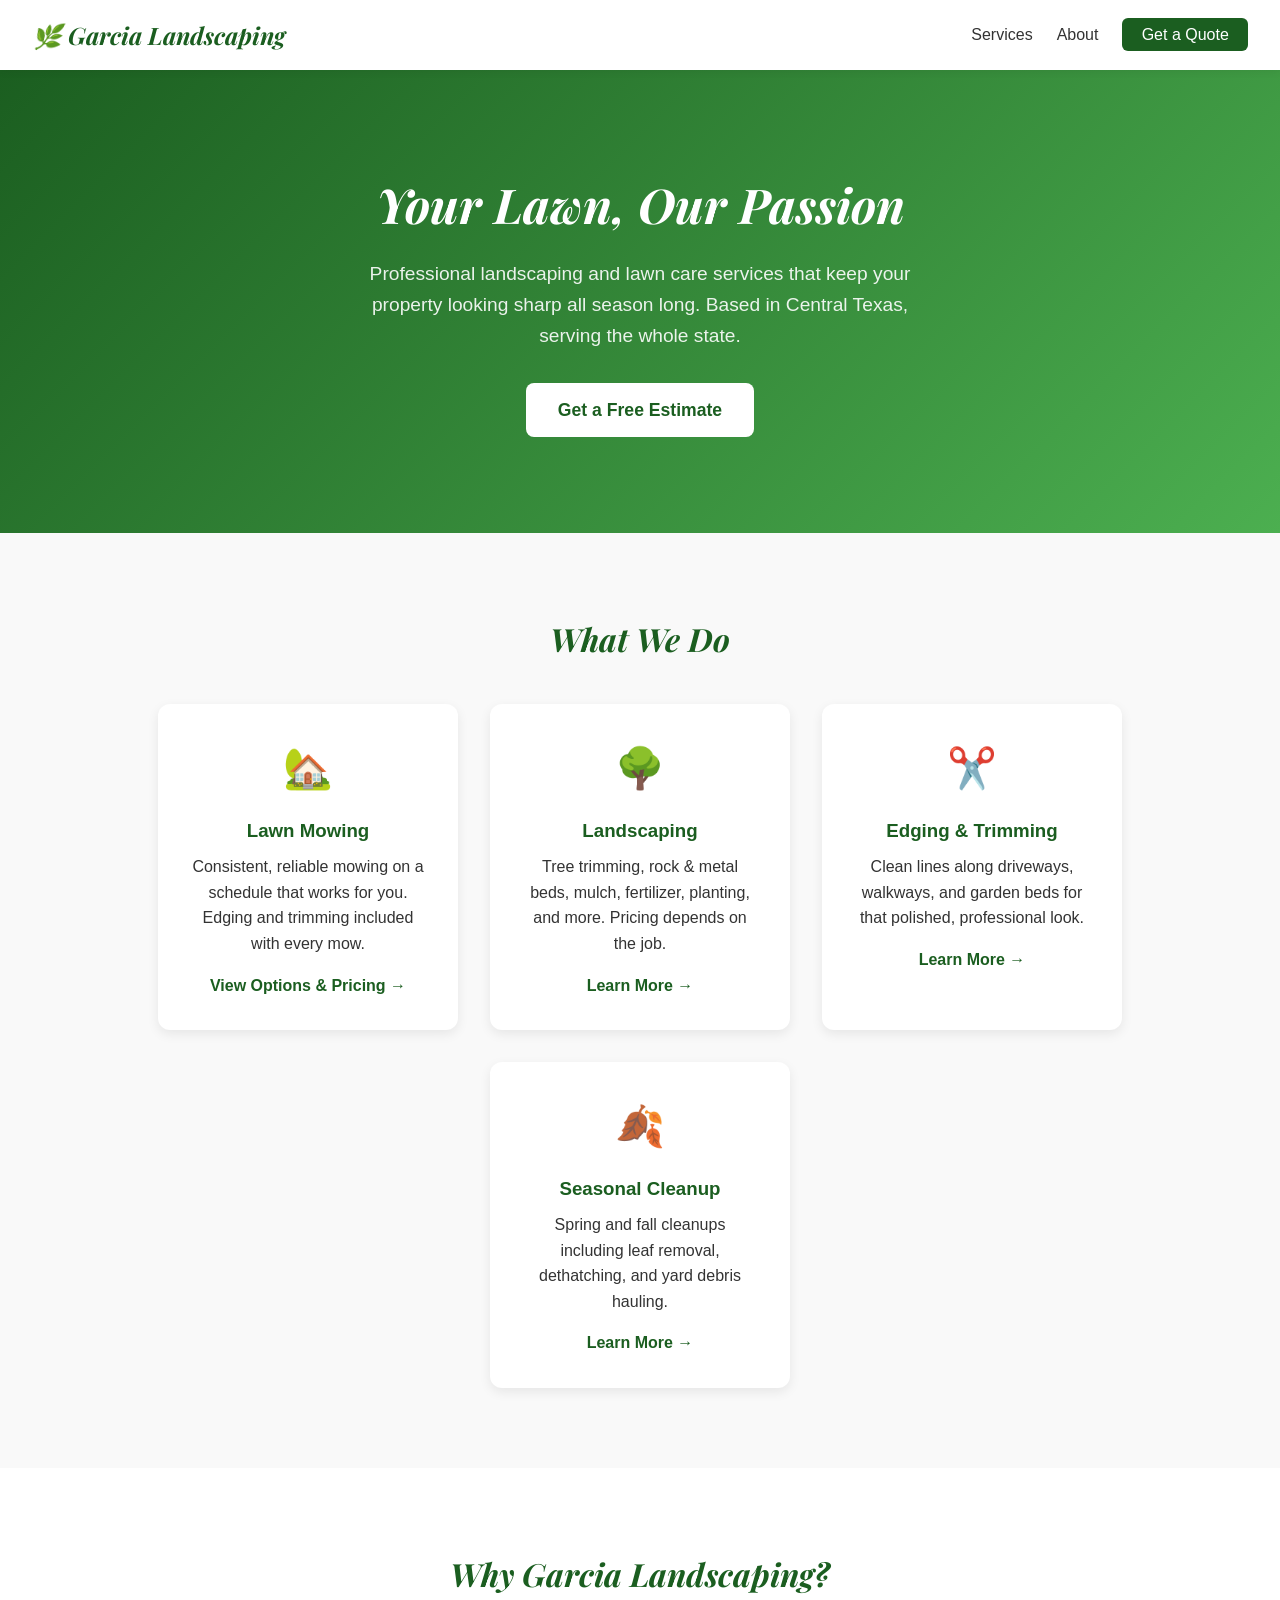
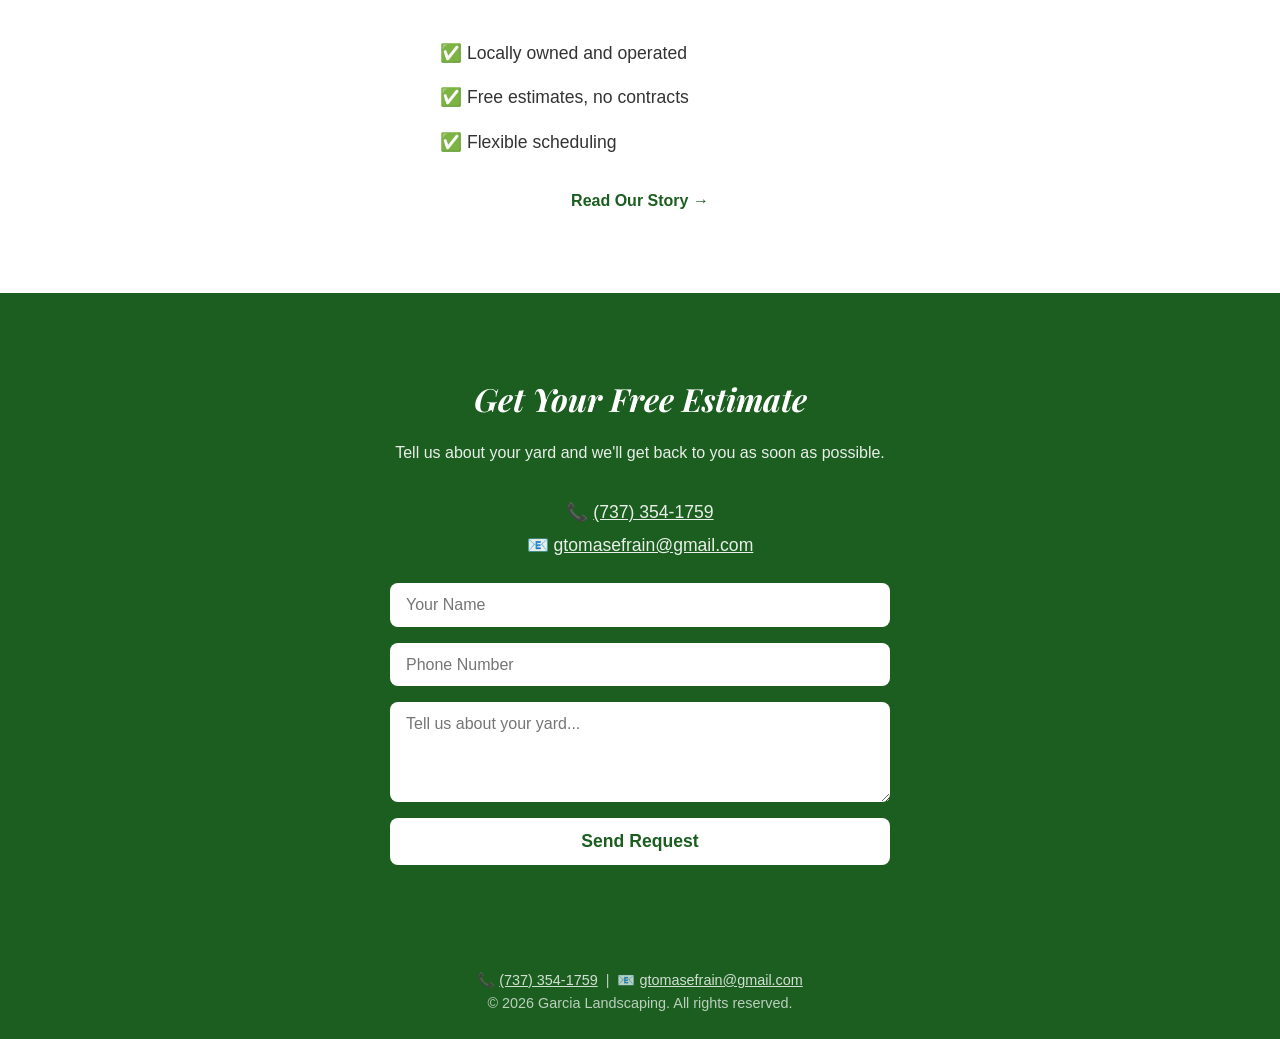
<file: index.html>
<!DOCTYPE html>
<html lang="en">
<head>
  <meta charset="UTF-8">
  <meta name="viewport" content="width=device-width, initial-scale=1.0">
  <title>Garcia Landscaping</title>
  <link rel="stylesheet" href="styles.css">
  <link href="https://fonts.googleapis.com/css2?family=Playfair+Display:ital,wght@0,400;0,700;1,400&display=swap" rel="stylesheet">
</head>
<body>
  <header>
    <nav>
      <div class="logo">🌿 Garcia Landscaping</div>
      <ul>
        <li><a href="services.html">Services</a></li>
        <li><a href="about.html">About</a></li>
        <li><a href="#contact" class="btn-nav">Get a Quote</a></li>
      </ul>
    </nav>
  </header>

  <section class="hero">
    <div class="hero-content">
      <h1>Your Lawn, Our Passion</h1>
      <p>Professional landscaping and lawn care services that keep your property looking sharp all season long. Based in Central Texas, serving the whole state.</p>
      <a href="#contact" class="btn">Get a Free Estimate</a>
    </div>
  </section>

  <section id="services" class="services">
    <h2>What We Do</h2>
    <div class="cards">
      <div class="card">
        <span class="icon">🏡</span>
        <h3>Lawn Mowing</h3>
        <p>Consistent, reliable mowing on a schedule that works for you. Edging and trimming included with every mow.</p>
        <a href="services.html#mowing" class="card-link">View Options &amp; Pricing →</a>
      </div>
      <div class="card">
        <span class="icon">🌳</span>
        <h3>Landscaping</h3>
        <p>Tree trimming, rock &amp; metal beds, mulch, fertilizer, planting, and more. Pricing depends on the job.</p>
        <a href="services.html#landscaping" class="card-link">Learn More →</a>
      </div>
      <div class="card">
        <span class="icon">✂️</span>
        <h3>Edging &amp; Trimming</h3>
        <p>Clean lines along driveways, walkways, and garden beds for that polished, professional look.</p>
        <a href="services.html#edging" class="card-link">Learn More →</a>
      </div>
      <div class="card">
        <span class="icon">🍂</span>
        <h3>Seasonal Cleanup</h3>
        <p>Spring and fall cleanups including leaf removal, dethatching, and yard debris hauling.</p>
        <a href="services.html#seasonal" class="card-link">Learn More →</a>
      </div>
    </div>
  </section>

  <section id="about" class="about">
    <h2>Why Garcia Landscaping?</h2>
    <ul class="features">
      <li>✅ Locally owned and operated</li>
      <li>✅ Free estimates, no contracts</li>
      <li>✅ Flexible scheduling</li>
    </ul>
    <a href="about.html" class="card-link" style="display:inline-block; margin-top:1.5rem; color:#1b5e20;">Read Our Story →</a>
  </section>

  <section id="contact" class="contact">
    <h2>Get Your Free Estimate</h2>
    <p>Tell us about your yard and we'll get back to you as soon as possible.</p>
    <div class="contact-info">
      <p>📞 <a href="tel:+17373541759" style="color:#fff;">(737) 354-1759</a></p>
      <p>📧 <a href="mailto:gtomasefrain@gmail.com" style="color:#fff;">gtomasefrain@gmail.com</a></p>
    </div>
    <form id="contact-form" action="https://formspree.io/f/xkoqypab" method="POST">
      <label for="name" class="sr-only">Your Name</label>
      <input type="text" id="name" name="name" placeholder="Your Name" required>
      <label for="phone" class="sr-only">Phone Number</label>
      <input type="tel" id="phone" name="phone" placeholder="Phone Number" required>
      <label for="message" class="sr-only">Tell us about your yard</label>
      <textarea id="message" name="message" placeholder="Tell us about your yard..." required></textarea>
      <button type="submit">Send Request</button>
    </form>
    <div id="form-success" style="display:none;">
      <span style="font-size:3rem;">✅</span>
      <p style="font-size:1.3rem; margin-top:1rem;">Form submitted! We'll get back to you as soon as possible.</p>
    </div>
    <script>
      const form = document.getElementById('contact-form');
      const success = document.getElementById('form-success');
      form.addEventListener('submit', function(e) {
        e.preventDefault();
        fetch(form.action, {
          method: 'POST',
          body: new FormData(form),
          headers: { 'Accept': 'application/json' }
        }).then(function(response) {
          if (response.ok) {
            form.style.display = 'none';
            success.style.display = 'block';
            form.reset();
          } else {
            alert('Oops! Something went wrong. Please try again.');
          }
        }).catch(function() {
          alert('Oops! Something went wrong. Please try again.');
        });
      });
    </script>
  </section>

  <footer>
    <p>📞 <a href="tel:+17373541759" style="color:rgba(255,255,255,0.8);">(737) 354-1759</a> &nbsp;|&nbsp; 📧 <a href="mailto:gtomasefrain@gmail.com" style="color:rgba(255,255,255,0.8);">gtomasefrain@gmail.com</a></p>
    <p>&copy; 2026 Garcia Landscaping. All rights reserved.</p>
  </footer>
</body>
</html>
</file>
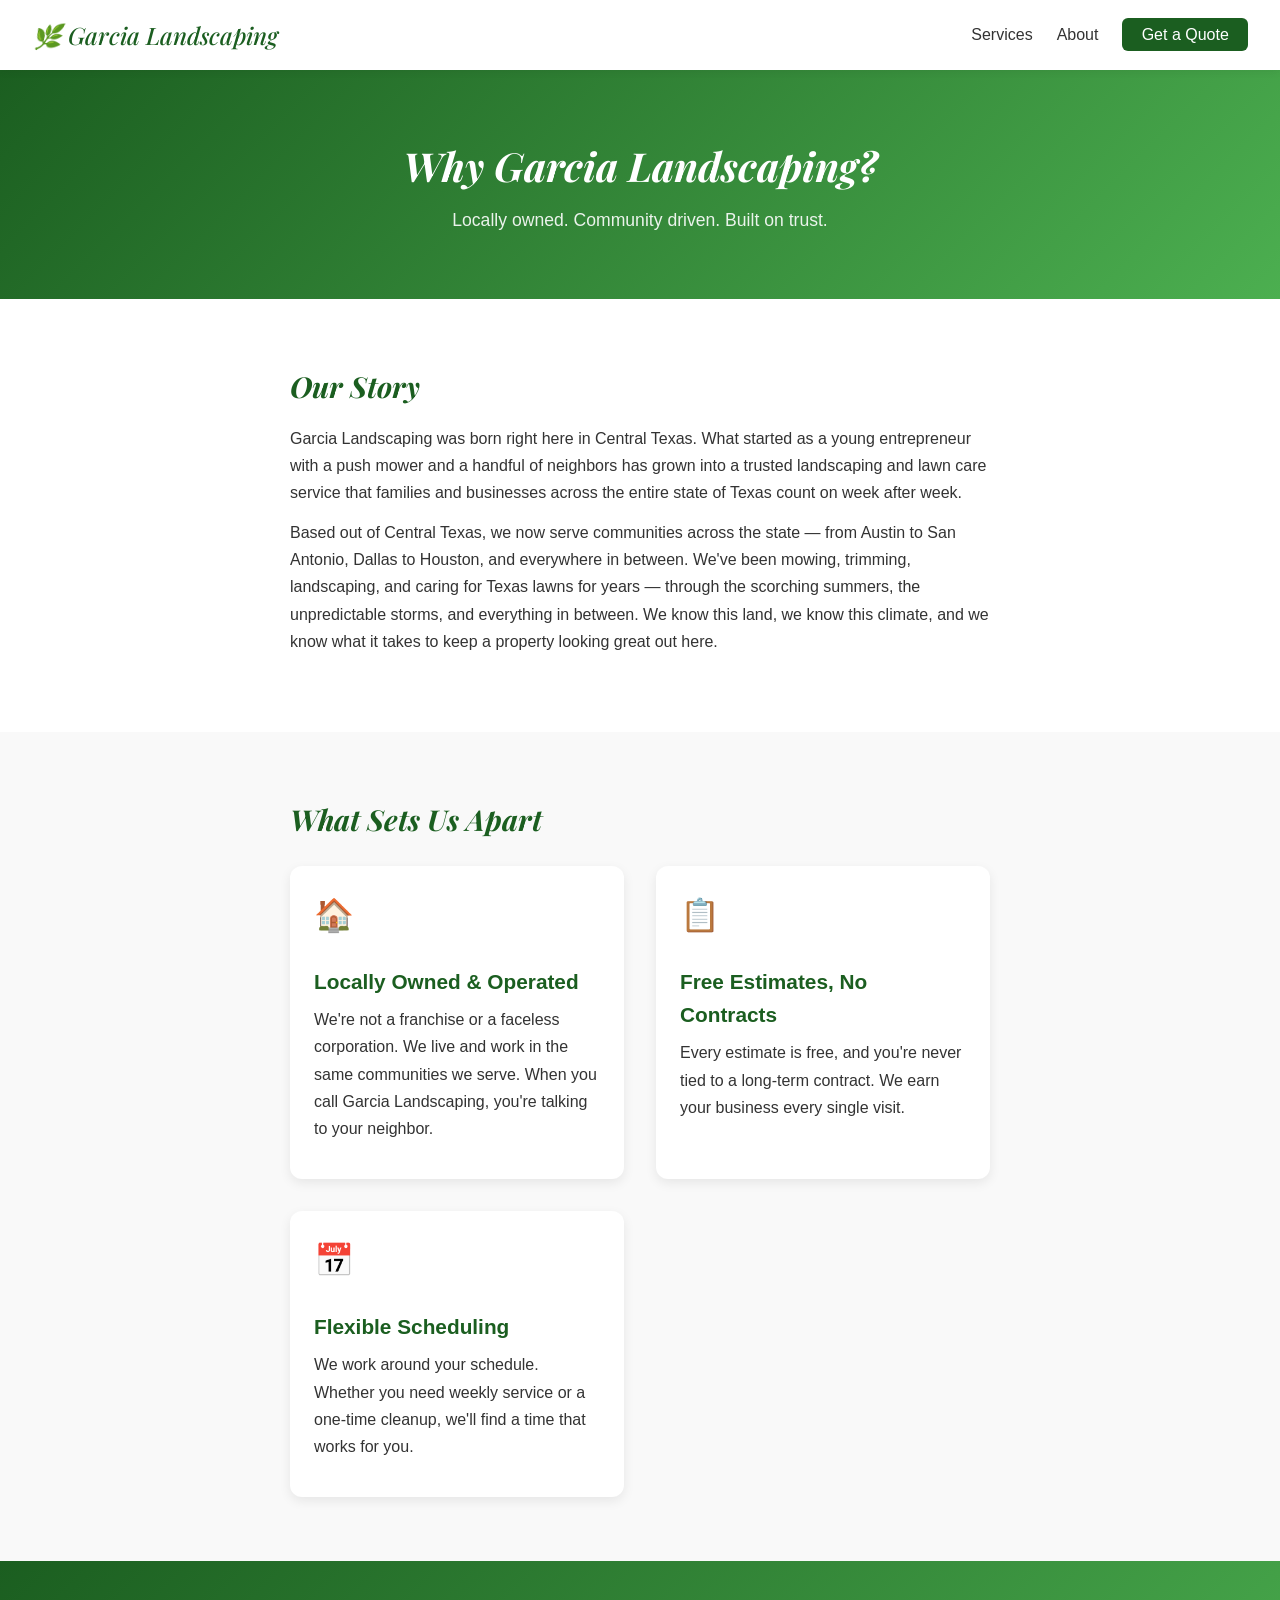
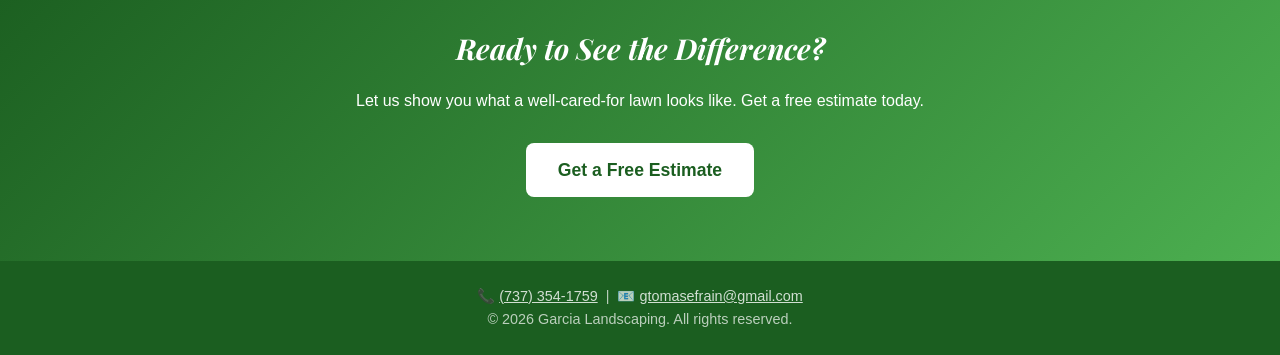
<file: about.html>
<!DOCTYPE html>
<html lang="en">
<head>
  <meta charset="UTF-8">
  <meta name="viewport" content="width=device-width, initial-scale=1.0">
  <title>About Us - Garcia Landscaping</title>
  <link rel="stylesheet" href="styles.css">
  <link href="https://fonts.googleapis.com/css2?family=Playfair+Display:ital,wght@0,400;0,700;1,400&display=swap" rel="stylesheet">
</head>
<body>
  <header>
    <nav>
      <div class="logo"><a href="index.html" style="text-decoration:none; color:#1b5e20;">🌿 Garcia Landscaping</a></div>
      <ul>
        <li><a href="services.html">Services</a></li>
        <li><a href="about.html">About</a></li>
        <li><a href="index.html#contact" class="btn-nav">Get a Quote</a></li>
      </ul>
    </nav>
  </header>

  <section class="page-hero">
    <h1>Why Garcia Landscaping?</h1>
    <p>Locally owned. Community driven. Built on trust.</p>
  </section>

  <section class="about-story">
    <div class="detail-content">
      <h2>Our Story</h2>
      <p>Garcia Landscaping was born right here in Central Texas. What started as a young entrepreneur with a push mower and a handful of neighbors has grown into a trusted landscaping and lawn care service that families and businesses across the entire state of Texas count on week after week.</p>
      <p>Based out of Central Texas, we now serve communities across the state — from Austin to San Antonio, Dallas to Houston, and everywhere in between. We've been mowing, trimming, landscaping, and caring for Texas lawns for years — through the scorching summers, the unpredictable storms, and everything in between. We know this land, we know this climate, and we know what it takes to keep a property looking great out here.</p>
    </div>
  </section>

  <section class="about-values alt-bg">
    <div class="detail-content">
      <h2>What Sets Us Apart</h2>
      <div class="value-grid">
        <div class="value-item">
          <span class="icon">🏠</span>
          <h3>Locally Owned &amp; Operated</h3>
          <p>We're not a franchise or a faceless corporation. We live and work in the same communities we serve. When you call Garcia Landscaping, you're talking to your neighbor.</p>
        </div>
        <div class="value-item">
          <span class="icon">📋</span>
          <h3>Free Estimates, No Contracts</h3>
          <p>Every estimate is free, and you're never tied to a long-term contract. We earn your business every single visit.</p>
        </div>
        <div class="value-item">
          <span class="icon">📅</span>
          <h3>Flexible Scheduling</h3>
          <p>We work around your schedule. Whether you need weekly service or a one-time cleanup, we'll find a time that works for you.</p>
        </div>
      </div>
    </div>
  </section>

  <section class="about-cta">
    <div class="detail-content" style="text-align:center;">
      <h2>Ready to See the Difference?</h2>
      <p>Let us show you what a well-cared-for lawn looks like. Get a free estimate today.</p>
      <a href="index.html#contact" class="btn" style="margin-top:1rem;">Get a Free Estimate</a>
    </div>
  </section>

  <footer>
    <p>📞 <a href="tel:+17373541759" style="color:rgba(255,255,255,0.8);">(737) 354-1759</a> &nbsp;|&nbsp; 📧 <a href="mailto:gtomasefrain@gmail.com" style="color:rgba(255,255,255,0.8);">gtomasefrain@gmail.com</a></p>
    <p>&copy; 2026 Garcia Landscaping. All rights reserved.</p>
  </footer>
</body>
</html>
</file>
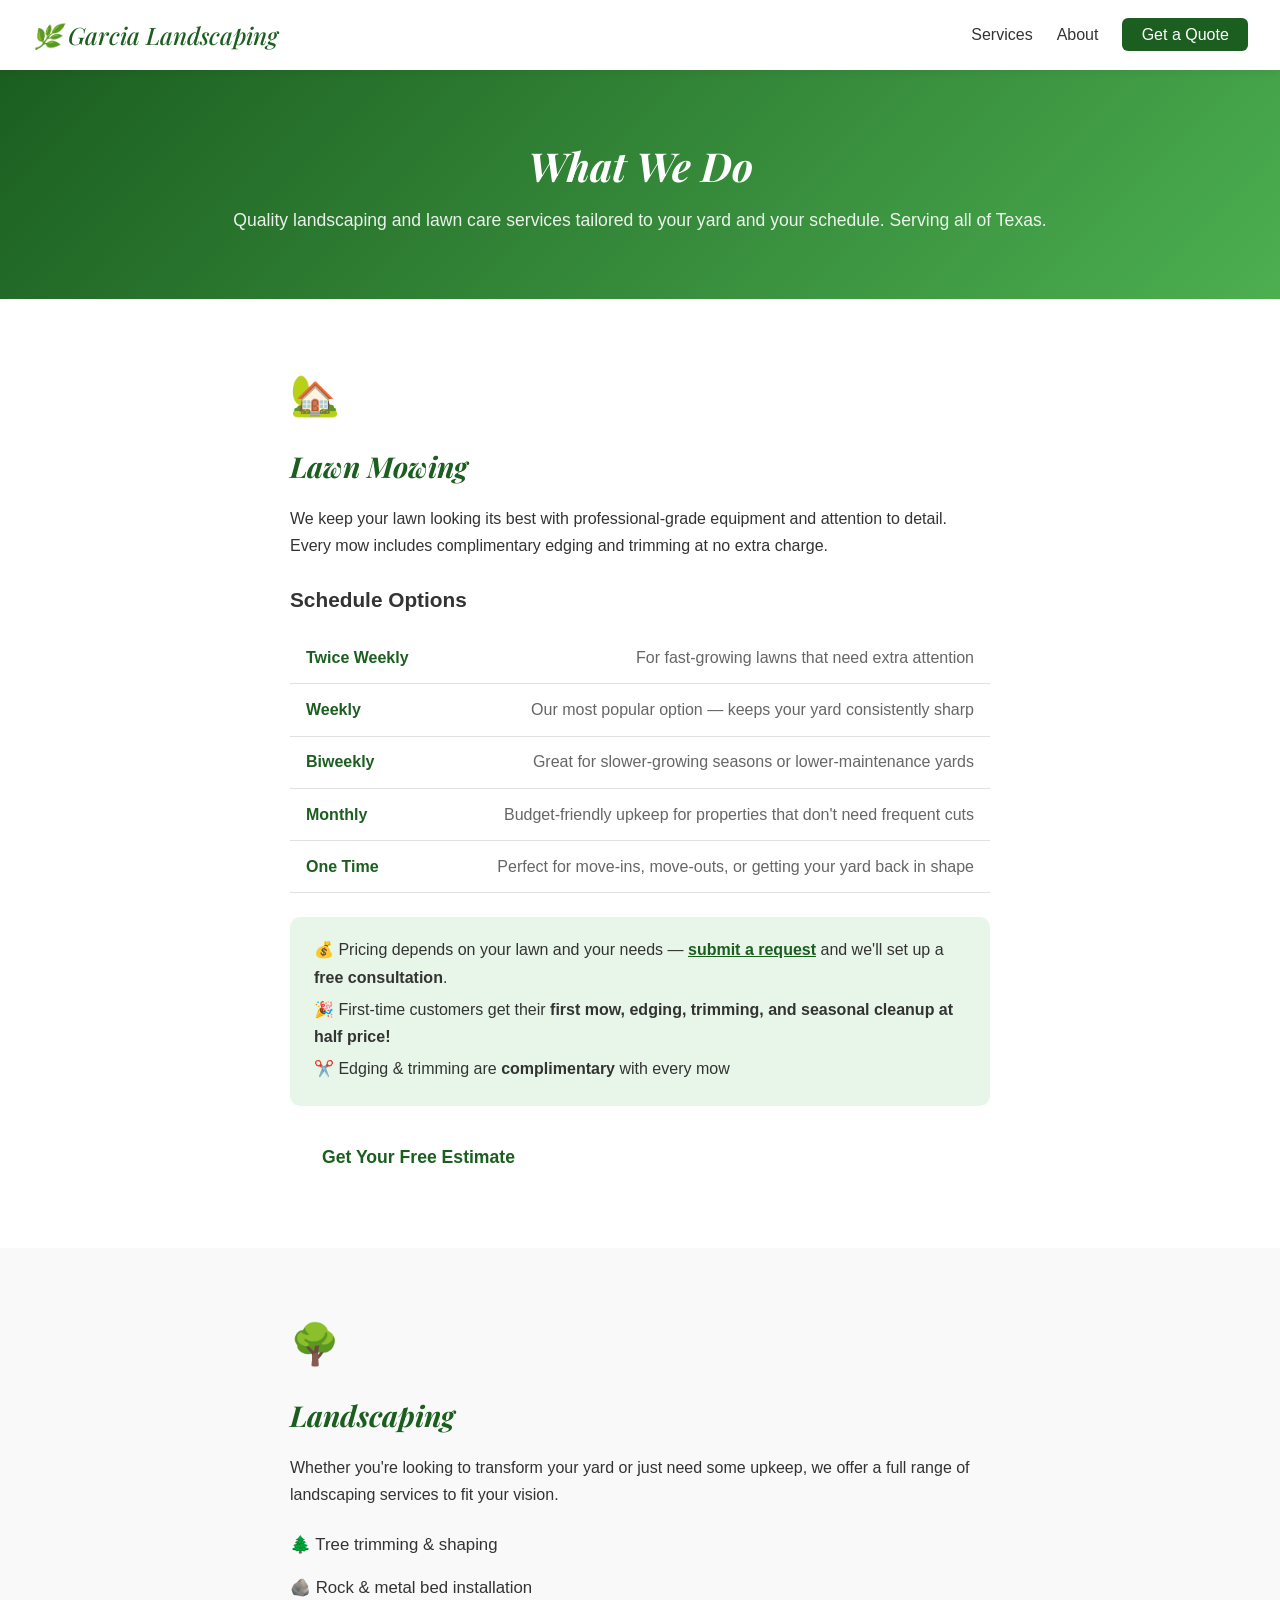
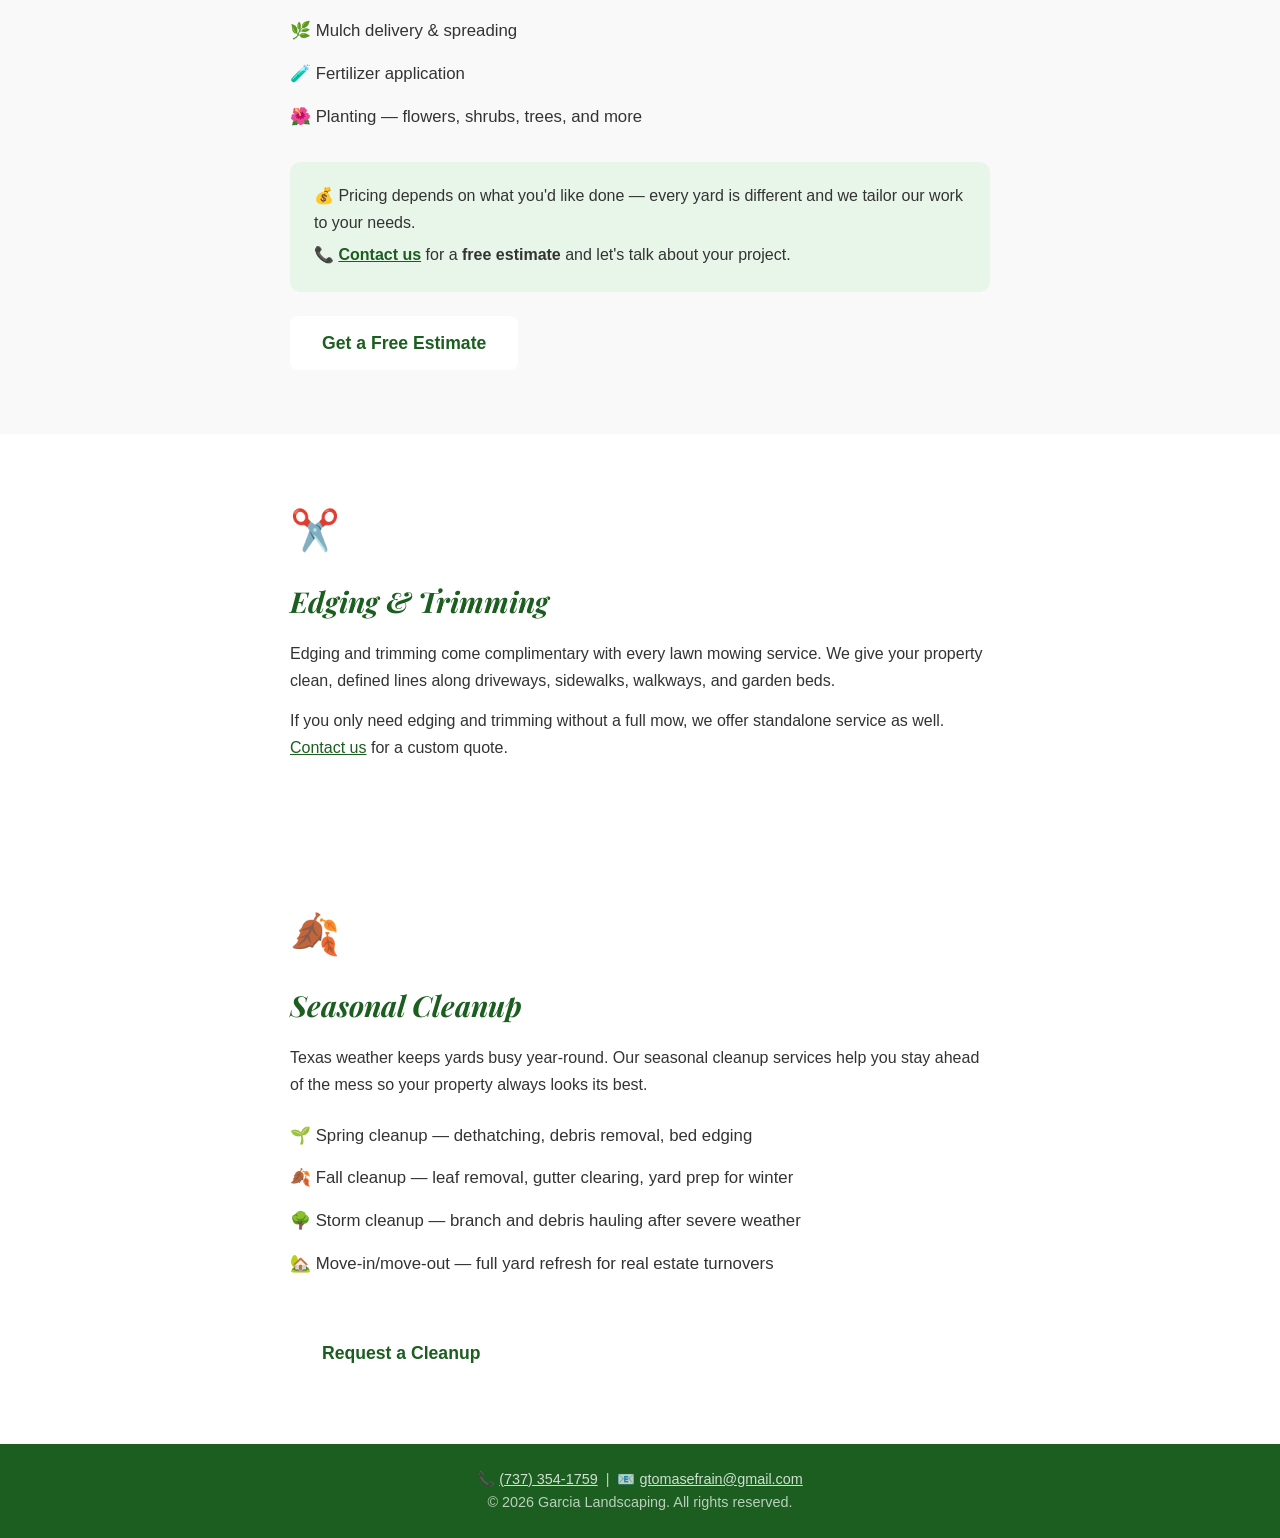
<file: services.html>
<!DOCTYPE html>
<html lang="en">
<head>
  <meta charset="UTF-8">
  <meta name="viewport" content="width=device-width, initial-scale=1.0">
  <title>Our Services - Garcia Landscaping</title>
  <link rel="stylesheet" href="styles.css">
  <link href="https://fonts.googleapis.com/css2?family=Playfair+Display:ital,wght@0,400;0,700;1,400&display=swap" rel="stylesheet">
</head>
<body>
  <header>
    <nav>
      <div class="logo"><a href="index.html" style="text-decoration:none; color:#1b5e20;">🌿 Garcia Landscaping</a></div>
      <ul>
        <li><a href="services.html">Services</a></li>
        <li><a href="about.html">About</a></li>
        <li><a href="index.html#contact" class="btn-nav">Get a Quote</a></li>
      </ul>
    </nav>
  </header>

  <section class="page-hero">
    <h1>What We Do</h1>
    <p>Quality landscaping and lawn care services tailored to your yard and your schedule. Serving all of Texas.</p>
  </section>

  <section id="mowing" class="service-detail">
    <div class="detail-content">
      <span class="icon">🏡</span>
      <h2>Lawn Mowing</h2>
      <p>We keep your lawn looking its best with professional-grade equipment and attention to detail. Every mow includes complimentary edging and trimming at no extra charge.</p>

      <h3>Schedule Options</h3>
      <div class="pricing-table">
        <div class="pricing-row">
          <span class="option">Twice Weekly</span>
          <span class="detail">For fast-growing lawns that need extra attention</span>
        </div>
        <div class="pricing-row">
          <span class="option">Weekly</span>
          <span class="detail">Our most popular option — keeps your yard consistently sharp</span>
        </div>
        <div class="pricing-row">
          <span class="option">Biweekly</span>
          <span class="detail">Great for slower-growing seasons or lower-maintenance yards</span>
        </div>
        <div class="pricing-row">
          <span class="option">Monthly</span>
          <span class="detail">Budget-friendly upkeep for properties that don't need frequent cuts</span>
        </div>
        <div class="pricing-row">
          <span class="option">One Time</span>
          <span class="detail">Perfect for move-ins, move-outs, or getting your yard back in shape</span>
        </div>
      </div>

      <div class="pricing-note">
        <p>💰 Pricing depends on your lawn and your needs — <a href="index.html#contact" style="color:#1b5e20; font-weight:700;">submit a request</a> and we'll set up a <strong>free consultation</strong>.</p>
        <p>🎉 First-time customers get their <strong>first mow, edging, trimming, and seasonal cleanup at half price!</strong></p>
        <p>✂️ Edging &amp; trimming are <strong>complimentary</strong> with every mow</p>
      </div>

      <a href="index.html#contact" class="btn" style="margin-top:1.5rem;">Get Your Free Estimate</a>
    </div>
  </section>

  <section id="landscaping" class="service-detail alt-bg">
    <div class="detail-content">
      <span class="icon">🌳</span>
      <h2>Landscaping</h2>
      <p>Whether you're looking to transform your yard or just need some upkeep, we offer a full range of landscaping services to fit your vision.</p>

      <ul class="service-list">
        <li>🌲 Tree trimming &amp; shaping</li>
        <li>🪨 Rock &amp; metal bed installation</li>
        <li>🌿 Mulch delivery &amp; spreading</li>
        <li>🧪 Fertilizer application</li>
        <li>🌺 Planting — flowers, shrubs, trees, and more</li>
      </ul>

      <div class="pricing-note">
        <p>💰 Pricing depends on what you'd like done — every yard is different and we tailor our work to your needs.</p>
        <p>📞 <a href="index.html#contact" style="color:#1b5e20; font-weight:700;">Contact us</a> for a <strong>free estimate</strong> and let's talk about your project.</p>
      </div>

      <a href="index.html#contact" class="btn" style="margin-top:1.5rem;">Get a Free Estimate</a>
    </div>
  </section>

  <section id="edging" class="service-detail">
    <div class="detail-content">
      <span class="icon">✂️</span>
      <h2>Edging &amp; Trimming</h2>
      <p>Edging and trimming come complimentary with every lawn mowing service. We give your property clean, defined lines along driveways, sidewalks, walkways, and garden beds.</p>
      <p>If you only need edging and trimming without a full mow, we offer standalone service as well. <a href="index.html#contact" style="color:#1b5e20;">Contact us</a> for a custom quote.</p>
    </div>
  </section>

  <section id="seasonal" class="service-detail">
    <div class="detail-content">
      <span class="icon">🍂</span>
      <h2>Seasonal Cleanup</h2>
      <p>Texas weather keeps yards busy year-round. Our seasonal cleanup services help you stay ahead of the mess so your property always looks its best.</p>
      <ul class="service-list">
        <li>🌱 Spring cleanup — dethatching, debris removal, bed edging</li>
        <li>🍂 Fall cleanup — leaf removal, gutter clearing, yard prep for winter</li>
        <li>🌳 Storm cleanup — branch and debris hauling after severe weather</li>
        <li>🏡 Move-in/move-out — full yard refresh for real estate turnovers</li>
      </ul>
      <a href="index.html#contact" class="btn" style="margin-top:1.5rem;">Request a Cleanup</a>
    </div>
  </section>

  <footer>
    <p>📞 <a href="tel:+17373541759" style="color:rgba(255,255,255,0.8);">(737) 354-1759</a> &nbsp;|&nbsp; 📧 <a href="mailto:gtomasefrain@gmail.com" style="color:rgba(255,255,255,0.8);">gtomasefrain@gmail.com</a></p>
    <p>&copy; 2026 Garcia Landscaping. All rights reserved.</p>
  </footer>
</body>
</html>
</file>
<file: styles.css>
* {
  margin: 0;
  padding: 0;
  box-sizing: border-box;
}

body {
  font-family: -apple-system, BlinkMacSystemFont, "Segoe UI", Roboto, sans-serif;
  color: #333;
  line-height: 1.6;
}

/* Nav */
nav {
  display: flex;
  justify-content: space-between;
  align-items: center;
  padding: 1rem 2rem;
  background: #fff;
  box-shadow: 0 2px 8px rgba(0,0,0,0.06);
  position: sticky;
  top: 0;
  z-index: 10;
}

.logo {
  font-family: 'Playfair Display', serif;
  font-size: 1.5rem;
  font-weight: 700;
  font-style: italic;
  color: #1b5e20;
}

nav ul {
  list-style: none;
  display: flex;
  gap: 1.5rem;
  align-items: center;
}

nav a {
  text-decoration: none;
  color: #333;
  font-weight: 500;
}

.btn-nav {
  background: #1b5e20;
  color: #fff !important;
  padding: 0.5rem 1.2rem;
  border-radius: 6px;
}

/* Hero */
.hero {
  background: linear-gradient(135deg, #1b5e20, #4caf50);
  color: #fff;
  padding: 6rem 2rem;
  text-align: center;
}

.hero h1 {
  font-family: 'Playfair Display', serif;
  font-style: italic;
  font-size: 3rem;
  margin-bottom: 1rem;
}

.hero p {
  font-size: 1.2rem;
  max-width: 600px;
  margin: 0 auto 2rem;
  opacity: 0.9;
}

.btn {
  display: inline-block;
  background: #fff;
  color: #1b5e20;
  padding: 0.8rem 2rem;
  border-radius: 8px;
  text-decoration: none;
  font-weight: 700;
  font-size: 1.1rem;
  transition: transform 0.2s;
}

.btn:hover {
  transform: translateY(-2px);
}


/* Services */
.services {
  padding: 5rem 2rem;
  text-align: center;
  background: #f9f9f9;
}

.services h2 {
  font-family: 'Playfair Display', serif;
  font-style: italic;
  font-size: 2rem;
  margin-bottom: 2.5rem;
  color: #1b5e20;
}

.cards {
  display: flex;
  gap: 2rem;
  justify-content: center;
  flex-wrap: wrap;
  max-width: 1000px;
  margin: 0 auto;
}

.card {
  background: #fff;
  padding: 2rem;
  border-radius: 12px;
  box-shadow: 0 4px 12px rgba(0,0,0,0.08);
  flex: 1 1 280px;
  max-width: 300px;
}

.card .icon {
  font-size: 2.5rem;
  display: block;
  margin-bottom: 1rem;
}

.card h3 {
  margin-bottom: 0.5rem;
  color: #1b5e20;
}

/* About */
.about {
  padding: 5rem 2rem;
  text-align: center;
}

.about h2 {
  font-family: 'Playfair Display', serif;
  font-style: italic;
  font-size: 2rem;
  margin-bottom: 2rem;
  color: #1b5e20;
}

.features {
  list-style: none;
  max-width: 400px;
  margin: 0 auto;
  text-align: left;
}

.features li {
  font-size: 1.1rem;
  padding: 0.5rem 0;
}

/* Contact */
.contact {
  padding: 5rem 2rem;
  background: #1b5e20;
  color: #fff;
  text-align: center;
}

.contact h2 {
  font-family: 'Playfair Display', serif;
  font-style: italic;
  font-size: 2rem;
  margin-bottom: 1rem;
}

.contact p {
  margin-bottom: 2rem;
  opacity: 0.9;
}

.contact form {
  max-width: 500px;
  margin: 0 auto;
  display: flex;
  flex-direction: column;
  gap: 1rem;
}

.contact input,
.contact textarea {
  padding: 0.8rem 1rem;
  border: none;
  border-radius: 8px;
  font-size: 1rem;
  font-family: inherit;
}

.contact textarea {
  resize: vertical;
  min-height: 100px;
}

.contact button {
  background: #fff;
  color: #1b5e20;
  border: none;
  padding: 0.8rem;
  border-radius: 8px;
  font-size: 1.1rem;
  font-weight: 700;
  cursor: pointer;
  transition: transform 0.2s;
}

.contact button:hover {
  transform: translateY(-2px);
}

.contact-info {
  margin: 1.5rem 0;
}

.contact-info p {
  margin: 0.3rem 0;
  font-size: 1.1rem;
}

/* Footer */
footer {
  text-align: center;
  padding: 1.5rem;
  background: #1b5e20;
  color: rgba(255,255,255,0.7);
  font-size: 0.9rem;
}

/* Card links */
.card-link {
  display: inline-block;
  margin-top: 1rem;
  color: #1b5e20;
  text-decoration: none;
  font-weight: 600;
}

.card-link:hover {
  text-decoration: underline;
}

/* Page hero (secondary pages) */
.page-hero {
  background: linear-gradient(135deg, #1b5e20, #4caf50);
  color: #fff;
  padding: 4rem 2rem;
  text-align: center;
}

.page-hero h1 {
  font-family: 'Playfair Display', serif;
  font-style: italic;
  font-size: 2.5rem;
  margin-bottom: 0.5rem;
}

.page-hero p {
  font-size: 1.1rem;
  opacity: 0.9;
}

/* Service detail sections */
.service-detail,
.about-story,
.about-values,
.about-cta {
  padding: 4rem 2rem;
}

.alt-bg {
  background: #f9f9f9;
}

.detail-content {
  max-width: 700px;
  margin: 0 auto;
}

.detail-content .icon {
  font-size: 2.5rem;
  display: block;
  margin-bottom: 1rem;
}

.detail-content h2 {
  font-family: 'Playfair Display', serif;
  font-style: italic;
  font-size: 1.8rem;
  color: #1b5e20;
  margin-bottom: 1rem;
}

.detail-content h3 {
  font-size: 1.3rem;
  color: #333;
  margin: 1.5rem 0 0.8rem;
}

.detail-content p {
  margin-bottom: 0.8rem;
  line-height: 1.7;
}

/* Pricing table */
.pricing-table {
  margin: 1rem 0;
}

.pricing-row {
  display: flex;
  justify-content: space-between;
  align-items: center;
  padding: 0.8rem 1rem;
  border-bottom: 1px solid #e0e0e0;
  flex-wrap: wrap;
  gap: 0.5rem;
}

.pricing-row .option {
  font-weight: 700;
  color: #1b5e20;
  min-width: 130px;
}

.pricing-row .detail {
  color: #666;
  flex: 1;
  text-align: right;
}

.pricing-note {
  background: #e8f5e9;
  padding: 1.2rem 1.5rem;
  border-radius: 10px;
  margin-top: 1.5rem;
}

.pricing-note p {
  margin-bottom: 0.3rem;
}

/* Service list */
.service-list {
  list-style: none;
  margin: 1rem 0;
}

.service-list li {
  padding: 0.5rem 0;
  font-size: 1.05rem;
}

/* About values grid */
.value-grid {
  display: grid;
  grid-template-columns: repeat(auto-fit, minmax(280px, 1fr));
  gap: 2rem;
  margin-top: 1.5rem;
}

.value-item {
  background: #fff;
  padding: 1.5rem;
  border-radius: 12px;
  box-shadow: 0 4px 12px rgba(0,0,0,0.08);
}

.value-item .icon {
  font-size: 2rem;
  display: block;
  margin-bottom: 0.5rem;
}

.value-item h3 {
  color: #1b5e20;
  margin-bottom: 0.5rem;
}

.about-cta {
  background: linear-gradient(135deg, #1b5e20, #4caf50);
  color: #fff;
}

.about-cta h2 {
  color: #fff;
}

/* Accessibility */
.sr-only {
  position: absolute;
  width: 1px;
  height: 1px;
  padding: 0;
  margin: -1px;
  overflow: hidden;
  clip: rect(0,0,0,0);
  border: 0;
}

/* Responsive */
@media (max-width: 600px) {
  .hero h1 { font-size: 2rem; }
  .page-hero h1 { font-size: 2rem; }
  nav ul { gap: 1rem; }
  .pricing-row { flex-direction: column; text-align: left; }
  .pricing-row .detail { text-align: left; }
  .value-grid { grid-template-columns: 1fr; }
}
</file>
